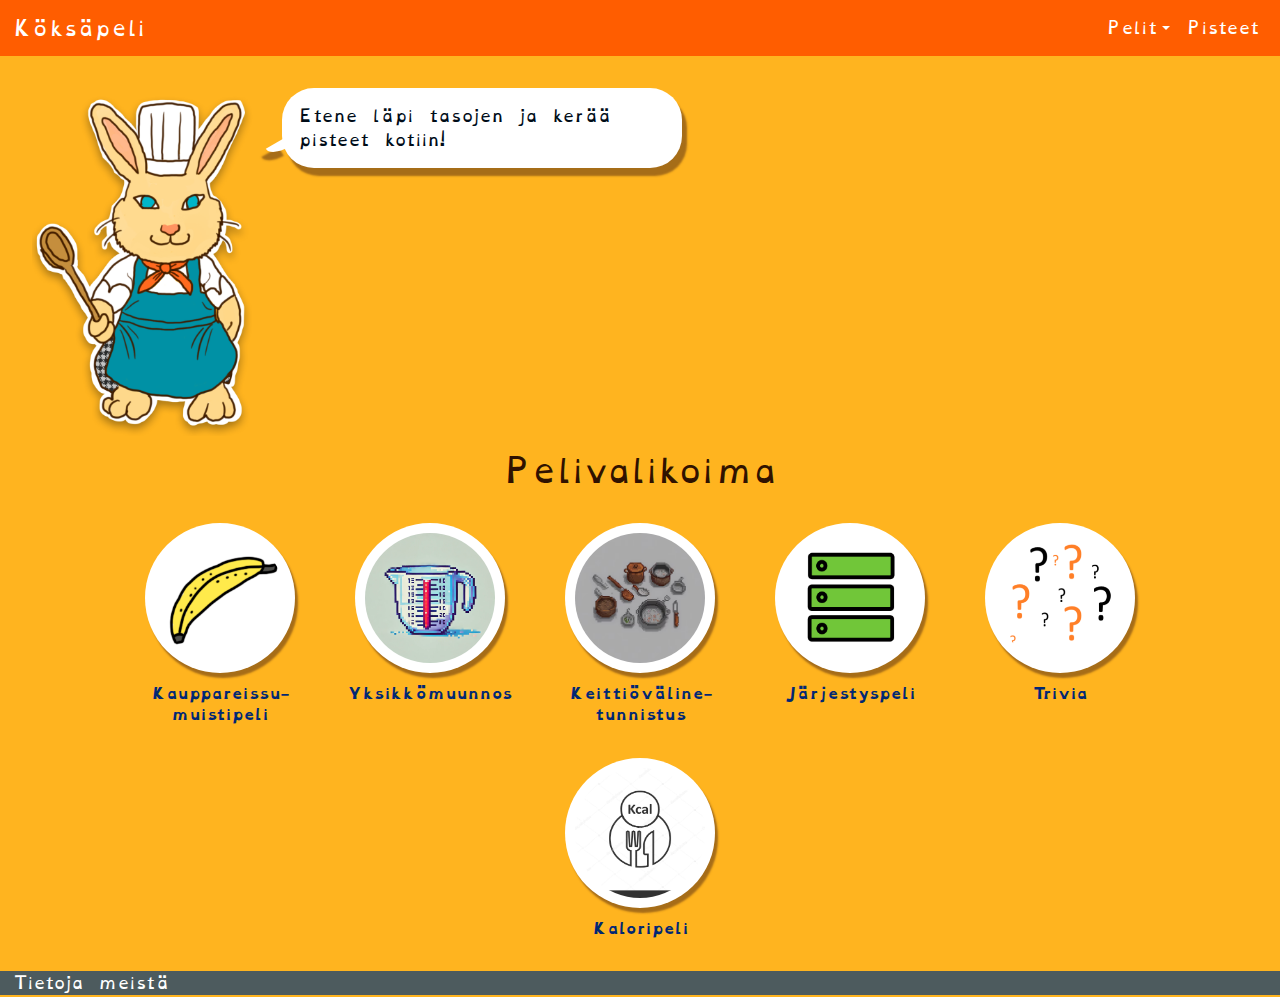
<file: index.html>
<!DOCTYPE html>
<html lang="fi" class="h-100">
<head>
    <meta charset="UTF-8">
    <meta name="viewport" content="width=device-width, initial-scale=1.0">
    <link href="https://cdn.jsdelivr.net/npm/bootstrap@5.3.3/dist/css/bootstrap.min.css" rel="stylesheet" integrity="sha384-QWTKZyjpPEjISv5WaRU9OFeRpok6YctnYmDr5pNlyT2bRjXh0JMhjY6hW+ALEwIH" crossorigin="anonymous">
    <link rel="stylesheet" href="./css/yhteinen.css">
    <title>Köksäpeli</title>
</head>
<body class="d-flex flex-column h-100">
    
    <nav class="navbar navbar-expand-md" aria-lable="Navigation">
        <div class="container-fluid">
            <a class="navbar-brand" href="./index.html">Köksäpeli</a>
            <button class="navbar-toggler" type="button" data-bs-toggle="collapse" data-bs-target="#navbarContent" aria-controls="navbarContent" aria-expanded="false" aria-label="Toggle navigation">
                <span class="navbar-toggler-icon"></span>
            </button>
            <div class="collapse navbar-collapse" id="navbarContent">
                <ul class="navbar-nav ms-auto">
                    
                    <li class="nav-item dropdown">
                        <a class="nav-link dropdown-toggle" href="#" role="button" data-bs-toggle="dropdown" aria-expanded="false">
                        Pelit</a>
                        <ul class="dropdown-menu">
                            <li><a class="dropdown-item" href="./muistipeli.html">Muistipeli</a></li>
                            <li><a class="dropdown-item" href="./yksikkomuunnos.html">Yksikkömuunnos</a></li>
                            <li><a class="dropdown-item" href="./keittiovaline.html">Keittiöväline</a></li>
                            <li><a class="dropdown-item" href="./jarjestyspeli/jarjestyspeli.html">Järjestyspeli</a></li>
                            <li><a class="dropdown-item" href="./trivia.html">Trivia</a></li>
                            <li><a class="dropdown-item" href="./kaloripeli.html">Kaloripeli</a></li>
                        </ul>
                    </li>
                    <li class="nav-item">
                        <a class="nav-link" href="./pisteet.html">Pisteet</a>
                        
                    </li>
                </ul>
            </div>
        </div>
    </nav>
    <main class="flex-shrink-0 p-3">
        <div class="d-flex flex-row p-3">
            <img src="./kuvat/kokkikani.png" alt="Kokki-Kani" class="kokkikani-logo">
            <div class="puhekupla-vasen h-50">
                Etene läpi tasojen ja kerää pisteet kotiin!
            </div>
        </div>
        
        <h2 class="text-center mb-3">Pelivalikoima</h2>
        <div class="d-flex flex-row flex-wrap justify-content-center">
            <a class="blocklink" href="./muistipeli.html"><div class="esittely"><img src="./kuvat/banaani.png" alt="banaani" class="ympyra"><p>Kauppareissu-muistipeli</p></div></a>
            <a class="blocklink" href="./yksikkomuunnos.html"><div class="esittely"><img src="./kuvat/mitta-astia.png" alt="mitta-astia" class="ympyra"><p>Yksikkömuunnos</p></div></a>
            <a class="blocklink" href="./keittiovaline.html"><div class="esittely"><img src="./kuvat/Keittiövalineet.jpg" alt="keittiövälineet" class="ympyra"><p>Keittiöväline-tunnistus</p></div></a>
            <a class="blocklink" href="./jarjestyspeli.html"><div class="esittely"><img src="./kuvat/lista1.png" alt="lista" class="ympyra"><p>Järjestyspeli</p></div></a>
            <a class="blocklink" href="./trivia.html"><div class="esittely"><img src="./kuvat/trivia.png" alt="kysymysmerkkejä" class="ympyra"><p>Trivia</p></div></a>
            <a class="blocklink" href="./kaloripeli.html"><div class="esittely"><img src="./kuvat/kaloripelikuva.jpg" alt="kcal haarukka ja veitsi" class="ympyra"><p>Kaloripeli</p></div></a>
        </div>
    </main>
    <footer class="footer mt-auto">
        <div class="container-fluid">
        <a href="./tietoja.html">
            Tietoja meistä
        </a>
    </div>
        </footer>
    </footer>

</body>
<script src="https://cdn.jsdelivr.net/npm/bootstrap@5.3.3/dist/js/bootstrap.bundle.min.js" integrity="sha384-YvpcrYf0tY3lHB60NNkmXc5s9fDVZLESaAA55NDzOxhy9GkcIdslK1eN7N6jIeHz" crossorigin="anonymous"></script>
</html>
</file>
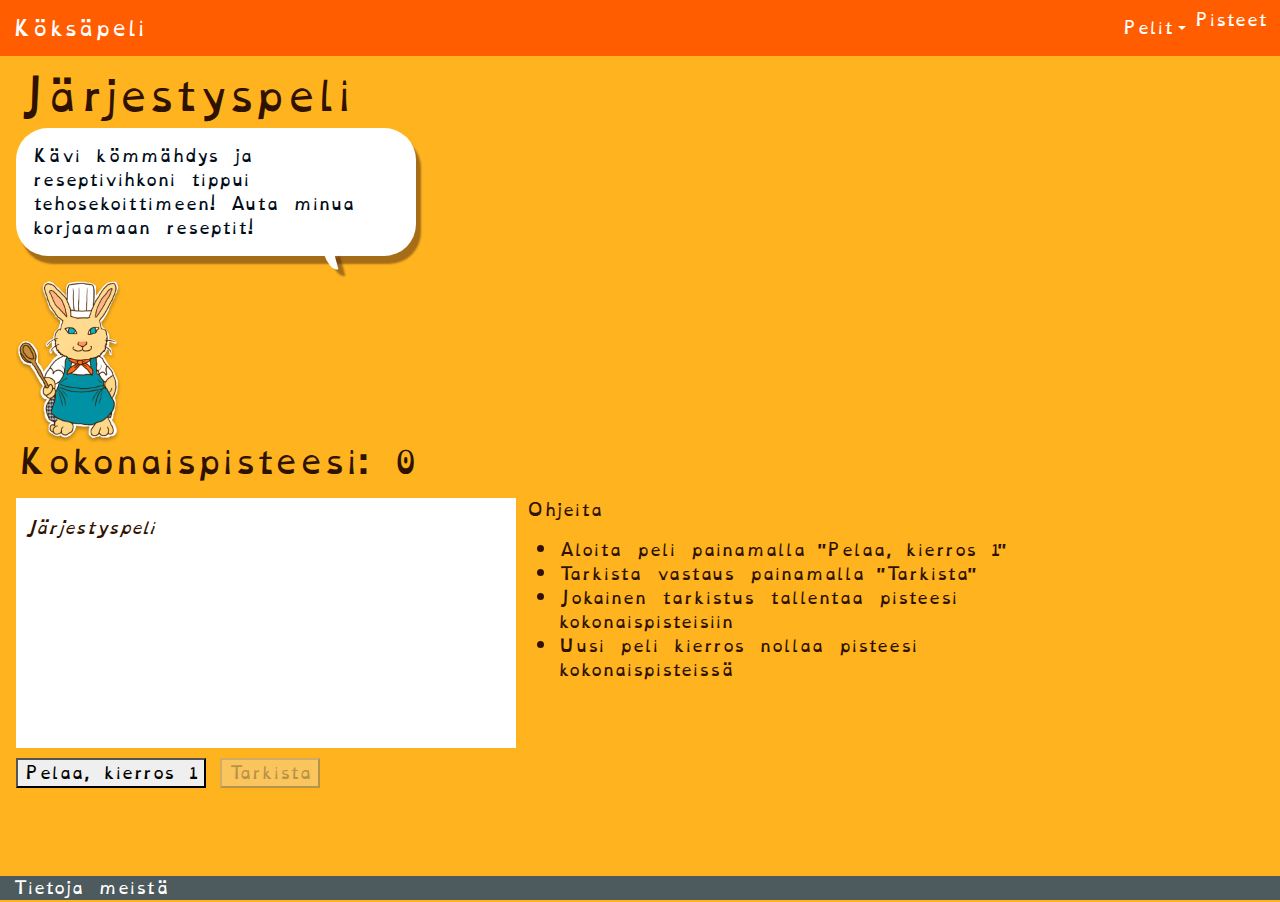
<file: jarjestyspeli.html>
<!DOCTYPE html>
<html lang="en" class="h-100" >
<head>
  <meta charset="UTF-8">
  <meta name="viewport" content="width=device-width, initial-scale=1.0">
  <link href="https://cdn.jsdelivr.net/npm/bootstrap@5.3.3/dist/css/bootstrap.min.css" rel="stylesheet" integrity="sha384-QWTKZyjpPEjISv5WaRU9OFeRpok6YctnYmDr5pNlyT2bRjXh0JMhjY6hW+ALEwIH" crossorigin="anonymous">
  <link rel="stylesheet" href="./css/yhteinen.css">
  <link rel="stylesheet" href="./css/jarjestyspeli.css">
  <title>Köksäpeli</title>
</head>

<body class="d-flex flex-column h-100">
    <nav class="navbar navbar-expand-md" aria-lable="Navigation">
        <div class="container-fluid">
            <a class="navbar-brand" href="./index.html">Köksäpeli</a>
            <button class="navbar-toggler" type="button" data-bs-toggle="collapse" data-bs-target="#navbarContent" aria-controls="navbarContent" aria-expanded="false" aria-label="Toggle navigation">
                <span class="navbar-toggler-icon"></span>
            </button>
            <div class="collapse navbar-collapse" id="navbarContent">
                <ul class="navbar-nav ms-auto">
                    <li class="nav-item dropdown">
                        <a class="nav-link dropdown-toggle" href="#" role="button" data-bs-toggle="dropdown" aria-expanded="false">
                        Pelit</a>
                        <ul class="dropdown-menu">
                            <li><a class="dropdown-item" href="./muistipeli.html">Muistipeli</a></li>
                            <li><a class="dropdown-item" href="./yksikkomuunnos.html">Yksikkömuunnos</a></li>
                            <li><a class="dropdown-item" href="./keittiovaline.html">Keittiöväline</a></li>
                            <li><a class="dropdown-item" href="./jarjestyspeli.html">Järjestyspeli</a></li>
                            <li><a class="dropdown-item" href="./trivia.html">Trivia</a></li>
                            <li><a class="dropdown-item" href="./kaloripeli.html">Kaloripeli</a></li>
                        </ul>
                    </li>
                    <li class="nav-item">
                        <a class="dropdown-item" href="./pisteet.html">Pisteet</a>
                    </li>
                </ul>
            </div>
        </div>
    </nav>
    <main class="flex-shrink-0 p-3">
        <H1>Järjestyspeli</H1>
        <div id="jarjestyspuhekupla" class="puhekupla">Kävi kömmähdys ja reseptivihkoni tippui tehosekoittimeen! Auta minua korjaamaan reseptit!</div>
        <img id="jarjestysKani" class="jarjestysKani" src="./kuvat/kokkikani.png">
        <h2 id="kokonaispisteet" class="kokonaispisteet">Kokonaispisteesi: 0</h2>
        <p id="mika_peli" class="mika_peli"></p>

        <div id="pelin_hallinta" class="pelin_hallinta">
            <div id="peliruutu" class="peliruutu">
                <h3 id="mika_peli" class="mika_peli"></h3>
                <p>Järjestyspeli</p>
            </div>
            <div id="ohjeruutu" class="ohjeruutu">
                <p>Ohjeita</p>
                    <ul>
                        <li>Aloita peli painamalla "Pelaa, kierros 1"</li>
                        <li>Tarkista vastaus painamalla "Tarkista"</li>
                        <li>Jokainen tarkistus tallentaa pisteesi kokonaispisteisiin</li>
                        <li>Uusi peli kierros nollaa pisteesi kokonaispisteissä</li>
                    </ul>
            </div>
        </div>


        <div id="painikkeet" class="painikkeet">
            <button id="peli_hallitse" onclick=uusipeli()>Pelaa, kierros 1</button>
            <button id="peli_tarkista" onclick= tarkista() disabled=true >Tarkista</button>
        </div>

    </main>
    <footer class="footer mt-auto">
        <div class="container-fluid">
            <a href="./tietoja.html">
            Tietoja meistä
            </a>
        </div>
    </footer>
</body>  
<script src="https://cdn.jsdelivr.net/npm/bootstrap@5.3.3/dist/js/bootstrap.bundle.min.js" integrity="sha384-YvpcrYf0tY3lHB60NNkmXc5s9fDVZLESaAA55NDzOxhy9GkcIdslK1eN7N6jIeHz" crossorigin="anonymous"></script>
<script src="./js/shared.js"></script>
<script src="js/pelipainike.js"></script>
<script src="js/tarkistaPainike.js"></script>
</html>
</file>
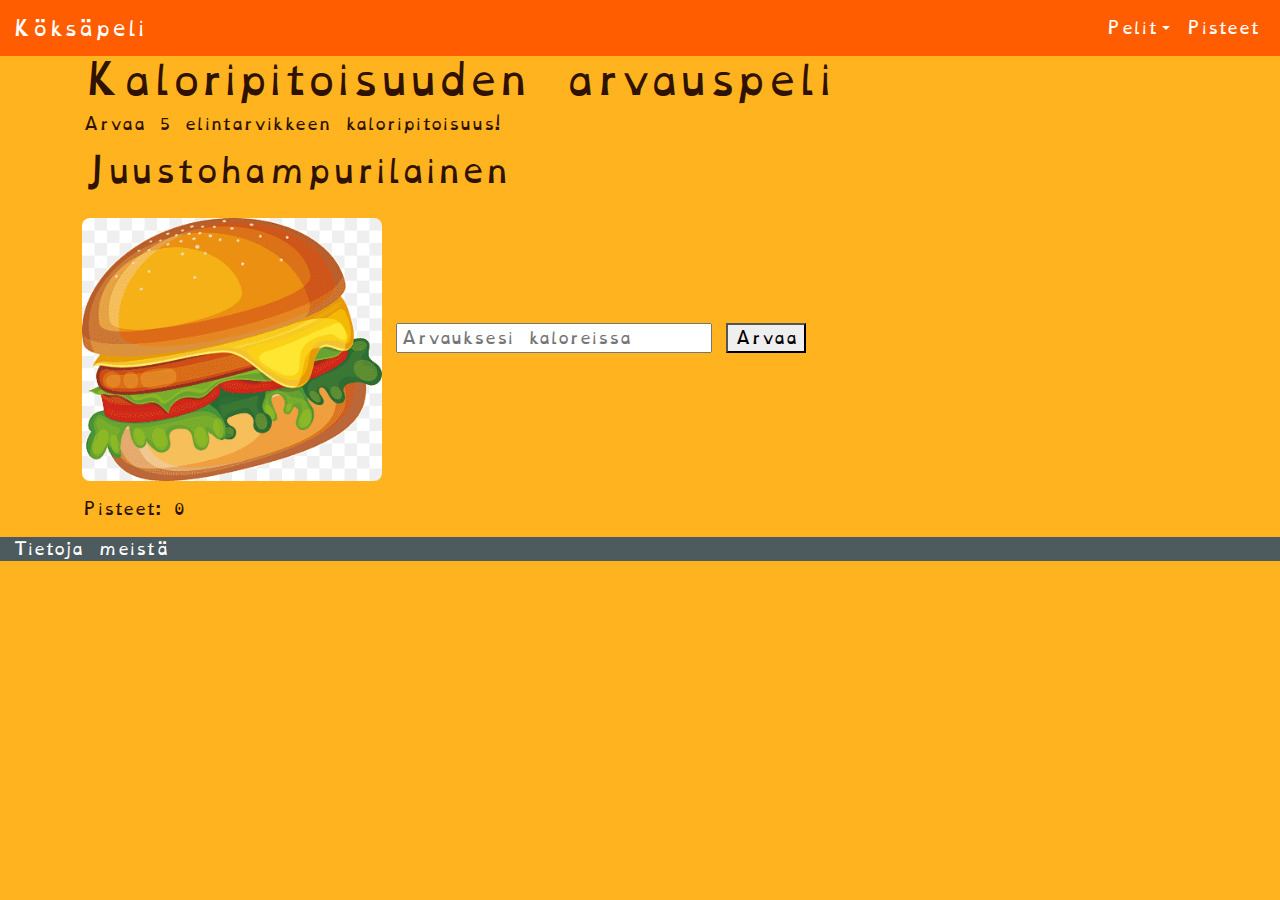
<file: kaloripeli.html>
<!DOCTYPE html>
<html lang="en">
<head>
    <meta charset="UTF-8">
    <meta name="viewport" content="width=device-width, initial-scale=1.0">
    <title>Kaloripeli</title>
    <link href="https://cdn.jsdelivr.net/npm/bootstrap@5.3.3/dist/css/bootstrap.min.css" rel="stylesheet" integrity="sha384-QWTKZyjpPEjISv5WaRU9OFeRpok6YctnYmDr5pNlyT2bRjXh0JMhjY6hW+ALEwIH" crossorigin="anonymous">
    <link rel="stylesheet" href="./css/yhteinen.css">
    <link rel="stylesheet" href="./css/kaloripeli.css">
</head>
    <body class="d-flex flex-column h-100">
       <nav class="navbar navbar-expand-md" aria-lable="Navigation">
            <div class="container-fluid">
                <a class="navbar-brand" href="./index.html">Köksäpeli</a>
               <button class="navbar-toggler" type="button" data-bs-toggle="collapse" data-bs-target="#navbarContent" aria-controls="navbarContent" aria-expanded="false" aria-label="Toggle navigation">
                     <span class="navbar-toggler-icon"></span>
                 </button>
                <div class="collapse navbar-collapse" id="navbarContent">
                    <ul class="navbar-nav ms-auto">
                    
                        <li class="nav-item dropdown">
                            <a class="nav-link dropdown-toggle" href="#" role="button" data-bs-toggle="dropdown" aria-expanded="false">
                            Pelit</a>
                            <ul class="dropdown-menu">
                                <li><a class="dropdown-item" href="./muistipeli.html">Muistipeli</a></li>
                                <li><a class="dropdown-item" href="./yksikkomuunnos.html">Yksikkömuunnos</a></li>
                                <li><a class="dropdown-item" href="./keittiovaline.html">Keittiöväline</a></li>
                                <li><a class="dropdown-item" href="./jarjestyspeli.html">Järjestyspeli</a></li>
                                <li><a class="dropdown-item" href="./trivia.html">Trivia</a></li>
                                <li><a class="dropdown-item" href="./kaloripeli.html">Kaloripeli</a></li>
                            </ul>
                        </li>
                        <li class="nav-item">
                            <a class="nav-link" href="./pisteet.html">Pisteet</a>
                        
                        </li>
                    </ul>
                </div>
            </div>
        </nav>

    <div class="container">
        <h1>Kaloripitoisuuden arvauspeli</h1>
        <p id="question">Arvaa 5 elintarvikkeen kaloripitoisuus!</p>
        <h2 id="food-item"></h2>
        <img id="food-image" src="" alt="Elintarvikkeen kuva" style="max-width: 300px; margin-top: 20px;" />
        <input type="number" id="guess" placeholder="Arvauksesi kaloreissa" />
        <button id="submit-guess">Arvaa</button>
        <p id="result"></p>
        <button id="play-again" style="display: none;"> Seuraava</button>
    </div>



    <footer class="footer mt-auto">
        <div class="container-fluid">
        <a href="./tietoja.html">
            Tietoja meistä
        </a>
    </div>
        </footer>
    </footer>
    <script src="https://cdn.jsdelivr.net/npm/bootstrap@5.3.3/dist/js/bootstrap.bundle.min.js" integrity="sha384-YvpcrYf0tY3lHB60NNkmXc5s9fDVZLESaAA55NDzOxhy9GkcIdslK1eN7N6jIeHz" crossorigin="anonymous"></script>
    <script src="./js/kaloripeli.js"></script>
    <script src="./js/shared.js"></script>
    <script src="./js/confetti.js"></script>

</body>
</html>
</file>
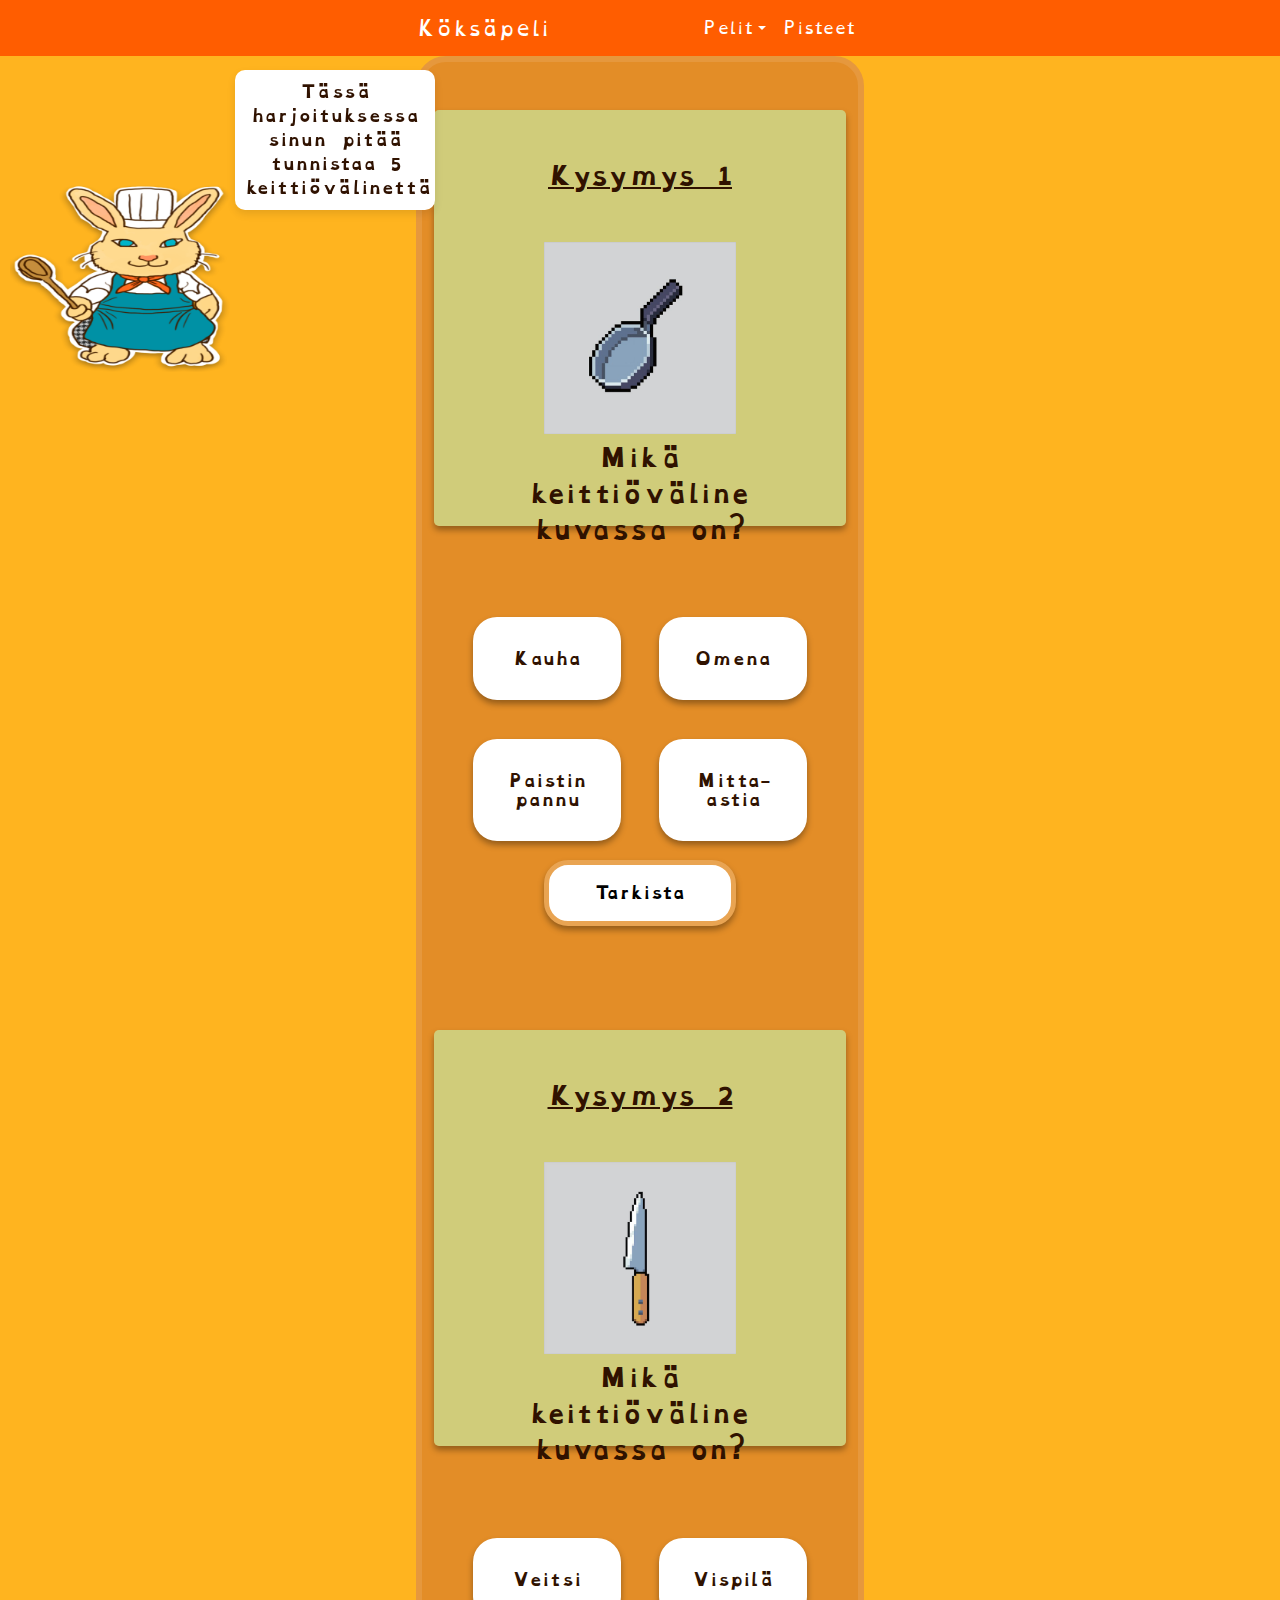
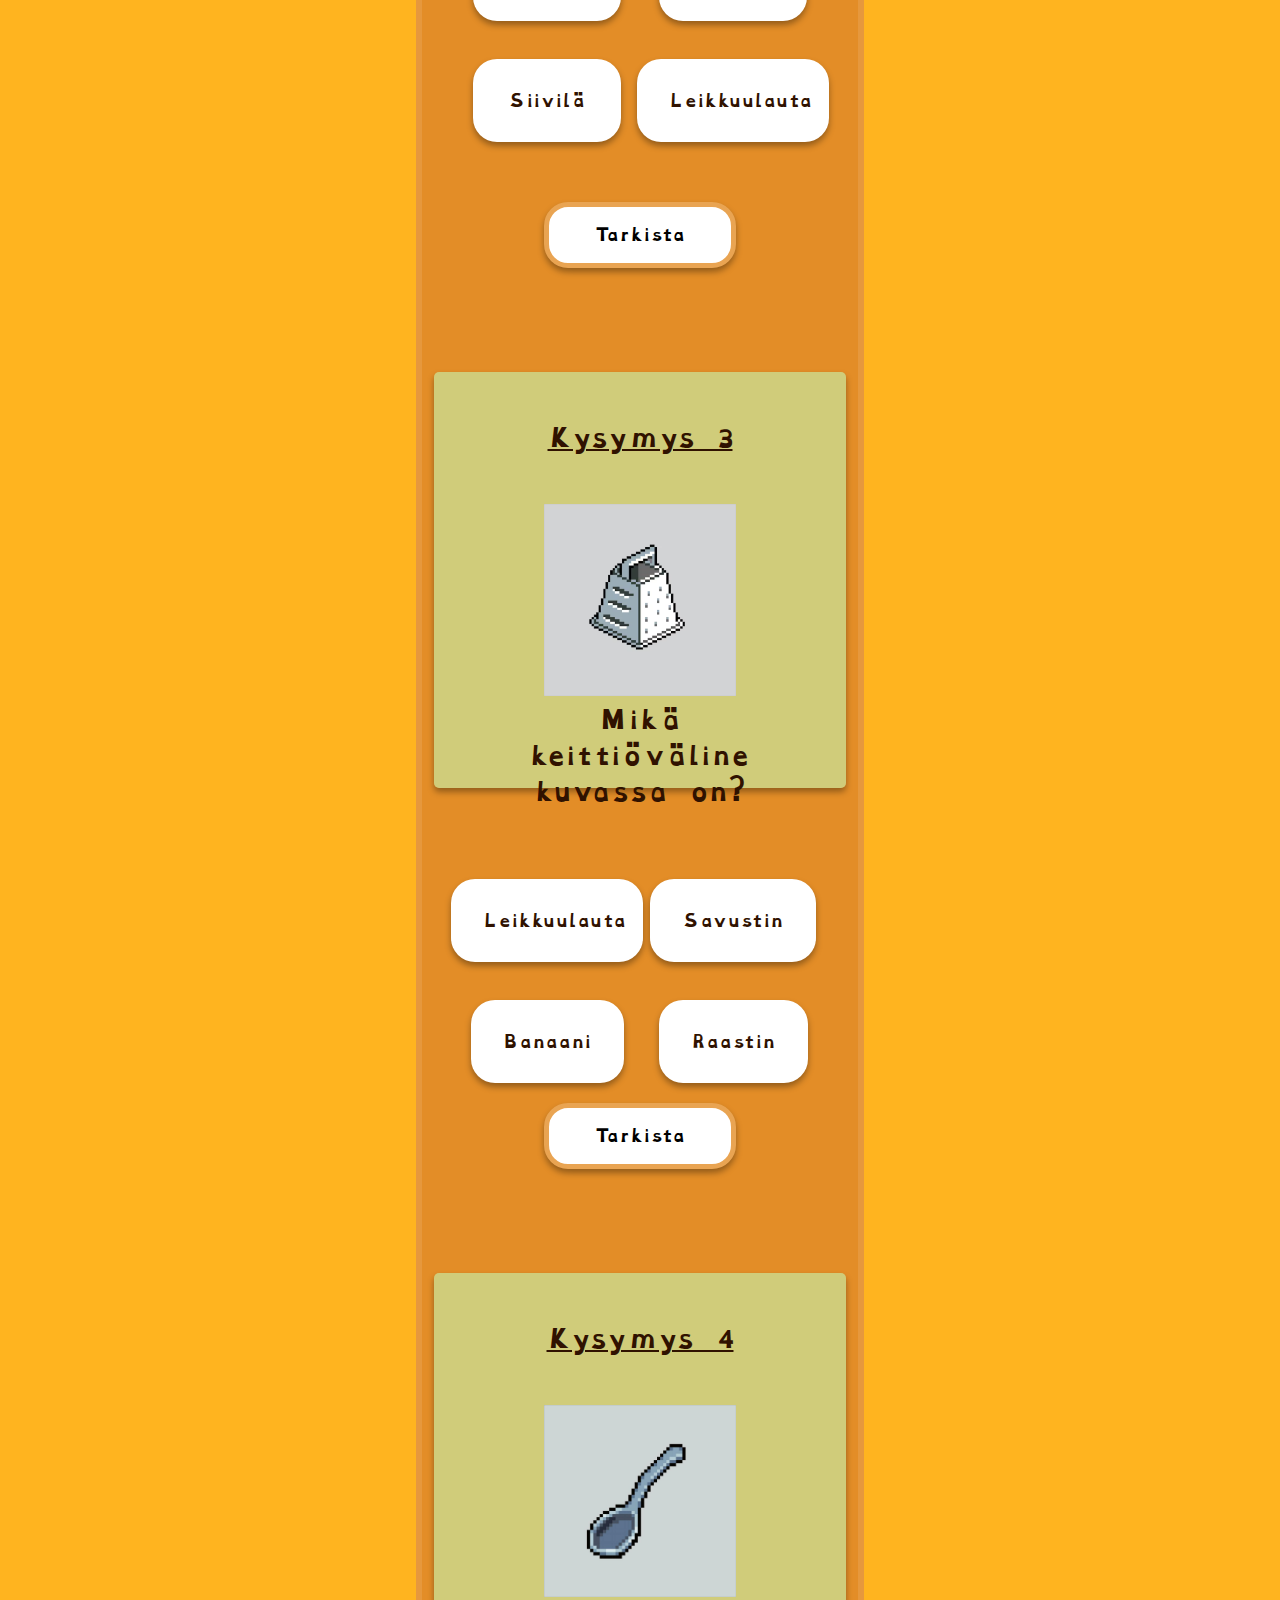
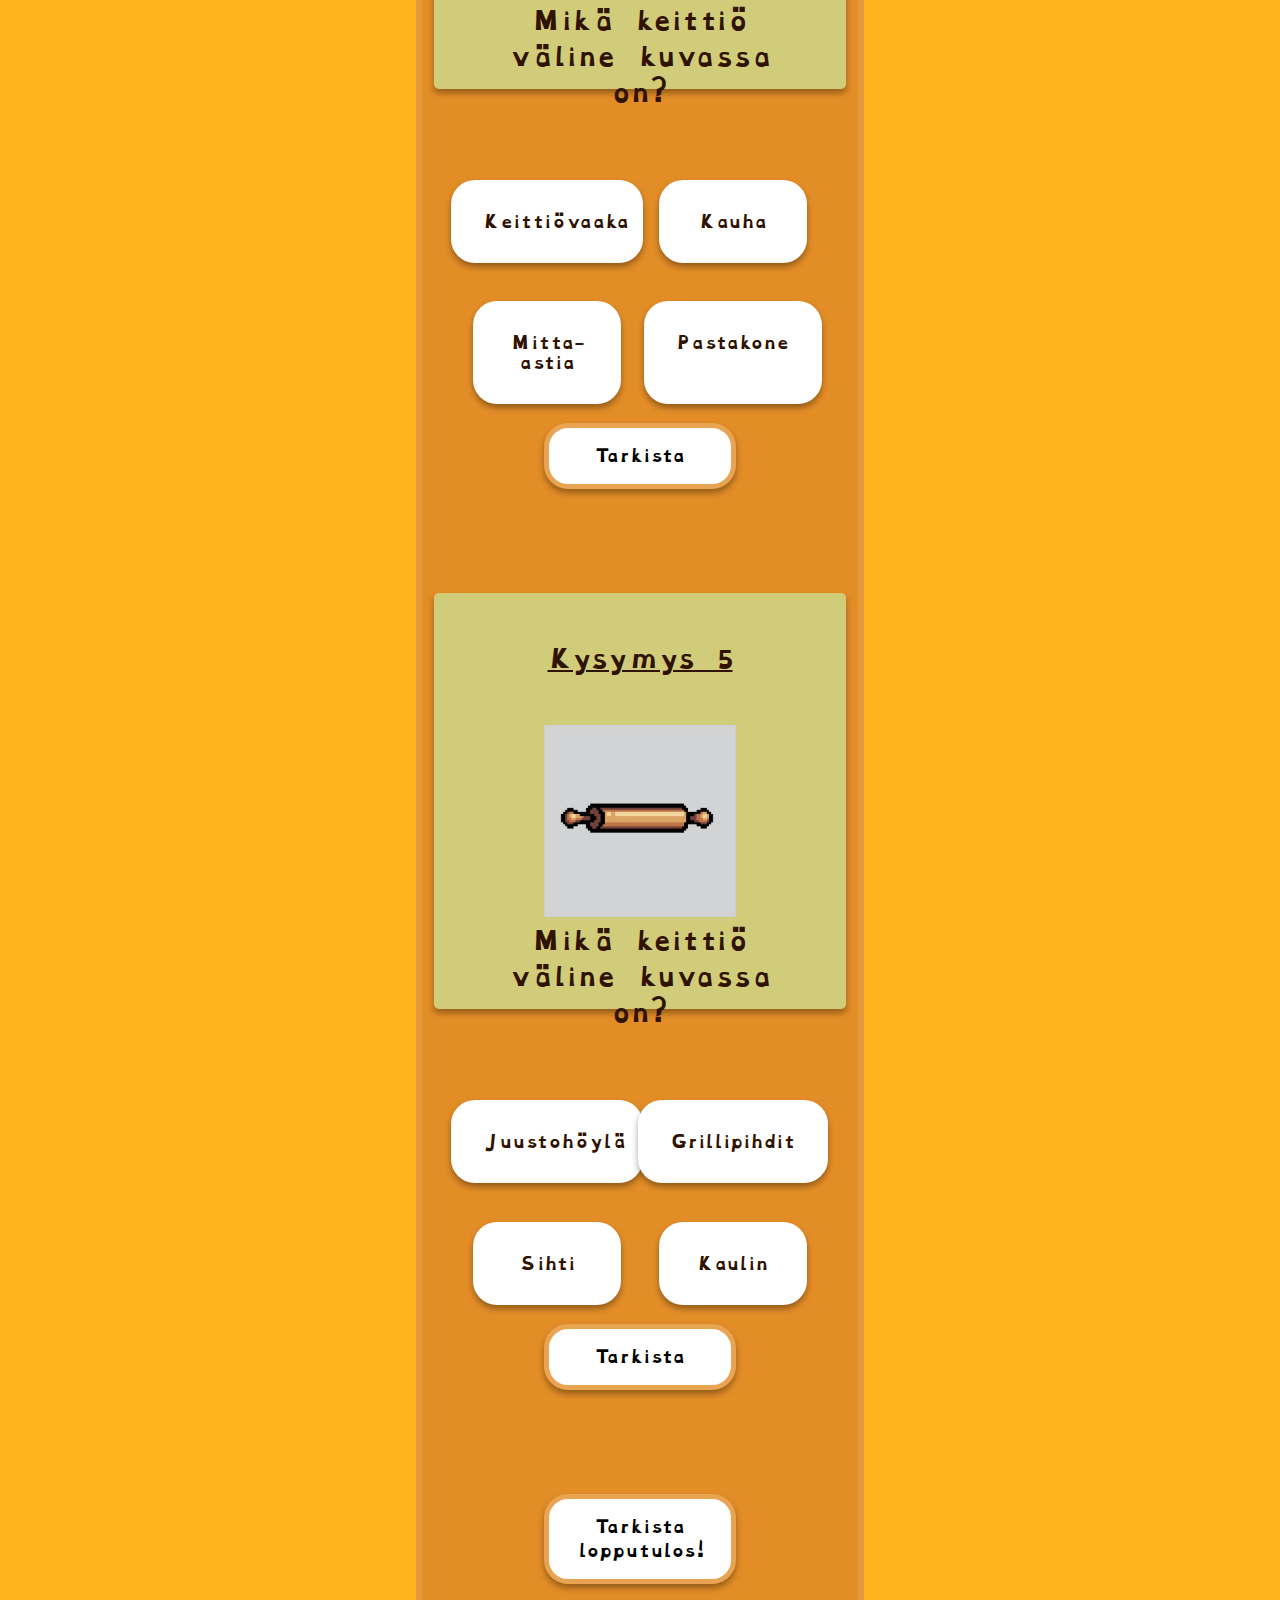
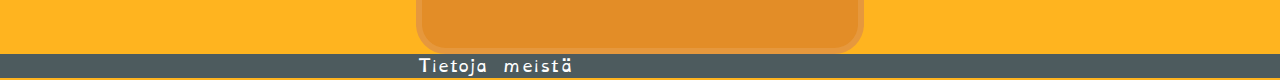
<file: keittiovaline.html>
<!DOCTYPE html>
<html lang="en">
<head>
    <meta charset="UTF-8">
    <meta name="viewport" content="width=device-width, initial-scale=1.0">
    <title>Keittiövälineen tunnistus</title>
    <link href="https://cdn.jsdelivr.net/npm/bootstrap@5.3.3/dist/css/bootstrap.min.css" rel="stylesheet" integrity="sha384-QWTKZyjpPEjISv5WaRU9OFeRpok6YctnYmDr5pNlyT2bRjXh0JMhjY6hW+ALEwIH" crossorigin="anonymous">
    <link rel="stylesheet" href="./css/keittiovaline.css">
    <link rel="stylesheet" href="./css/yhteinen.css">

</head>
   <!-- NAVIGAATIO -->

<body class="d-flex flex-column h-100">
    <nav class="navbar navbar-expand-md" aria-lable="Navigation">
        <div class="container-fluid">
            <a class="navbar-brand" href="./index.html">Köksäpeli</a>
            <button class="navbar-toggler" type="button" data-bs-toggle="collapse" data-bs-target="#navbarContent" aria-controls="navbarContent" aria-expanded="false" aria-label="Toggle navigation">
                <span class="navbar-toggler-icon"></span>
            </button>
            <div class="collapse navbar-collapse" id="navbarContent">
                <ul class="navbar-nav ms-auto">
                    
                    <li class="nav-item dropdown">
                        <a class="nav-link dropdown-toggle" href="#" role="button" data-bs-toggle="dropdown" aria-expanded="false">
                        Pelit</a>
                        <ul class="dropdown-menu">
                            <li><a class="dropdown-item" href="./muistipeli.html">Muistipeli</a></li>
                            <li><a class="dropdown-item" href="./yksikkomuunnos.html">Yksikkömuunnos</a></li>
                            <li><a class="dropdown-item" href="./keittiovaline.html">Keittiöväline</a></li>
                            <li><a class="dropdown-item" href="./jarjestyspeli.html">Järjestyspeli</a></li>
                            <li><a class="dropdown-item" href="./trivia.html">Trivia</a></li>
                            <li><a class="dropdown-item" href="./kaloripeli.html">Kaloripeli</a></li>
                        </ul>
                    </li>
                    <li class="nav-item">
                        <a class="nav-link" href="./pisteet.html">Pisteet</a>
                        
                    </li>
                </ul>
            </div>
        </div>
    </nav>

     <!-- TUNNISTUSPELI -->
    <!-- container -->

    <div id="peli-laatikko">
        <div class="kokkikani-laatikko">
            <img src="./kuvat/kokkikani.png" alt="Kokki-Kani">
            <div class="tekstikupla" id="tekstikupla">Tässä harjoituksessa sinun pitää tunnistaa 5 keittiövälinettä</div>
        </div>

    <div id="keittiovaline" class="d-flex flex-row flex-wrap">

        </div>

        <div class="visa-grid container">
            <div class="visa-content">
                <div class="visa-question">
                    <div class="question-title">
                        <u>Kysymys 1</u>
                    </div>
                    <div class="question-img-container">
                        <img src="./kuvat/Paistin pannu.jpg" alt="1. väline" />
                    </div>
                    <div>
                        <strong>Mikä keittiöväline kuvassa on?</strong>
                    </div>
                </div>
            </div>

            <div class="visa-answer-options">
                <div id="answer-buttons" class="button-grid">
                    <div class="row">
                        <div class="radio-selection col-6">
                            <input type="radio" id="select1.1" name="first-select" value="answer-1" />
                            <label class="first-labels" for="select1.1">Kauha</label>
                        </div>

                        <div class="radio-selection col-6">
                            <input type="radio" id="select1.2" name="first-select" value="answer-2" />
                            <label class="first-labels" for="select1.2">Omena</label>
                        </div>
                    </div>
                    <div class="row">
                        <div class="radio-selection col-6">
                            <input type="radio" id="select1.3" name="first-select" value="answer-3" />
                            <label id="correct-first-label" for="select1.3">Paistin pannu</label>
                        </div>

                        <div class="radio-selection col-6">
                            <input type="radio" id="select1.4" name="first-select" value="answer-4" />
                            <label class="first-labels" for="select1.4">Mitta-astia</label>
                        </div>
                    </div>
                </div>

                <div class="answer-result">
                    <div class="check-div">
                        <button id="check-btn1" class="check-btn" onclick="question1()">Tarkista</button>
                        <div class="id-answer" id="answer-result1"></div>
                    </div>
                </div>
            </div>

            <div class="visa-content">
                <div class="visa-question">
                    <div class="question-title">
                        <u>Kysymys 2</u>
                    </div>
                    <div class="question-img-container">
                        <img src="./kuvat/Veitsi.png" alt="2. väline" />
                    </div>
                    <div>
                        <strong>Mikä keittiöväline kuvassa on?</strong>
                    </div>
                </div>
            </div>

            <div class="visa-answer-options">
                <div id="answer-buttons" class="button-grid">
                    <div class="row">
                        <div class="radio-selection col-6">
                            <input type="radio" id="select2.1" name="second-select" value="answer-1" />
                            <label id="correct-second-label" for="select2.1">Veitsi</label>
                        </div>

                        <div class="radio-selection col-6">
                            <input type="radio" id="select2.2" name="second-select" value="answer-2" />
                            <label class="second-labels" for="select2.2">Vispilä</label>
                        </div>
                    </div>
                    <div class="row">
                        <div class="radio-selection col-6">
                            <input type="radio" id="select2.3" name="second-select" value="answer-3" />
                            <label class="second-labels" for="select2.3">Siivilä</label>
                        </div>
                        <div class="radio-selection col-6">
                            <input type="radio" id="select2.4" name="second-select" value="answer-4" />
                            <label class="second-labels" for="select2.4">Leikkuulauta</label>
                        </div>
                    </div>
                </div>
            </div>

            <div class="answer-result">
                <div class="check-div">
                    <button id="check-btn2" class="check-btn" onclick="question2()">Tarkista</button>
                    <div class="id-answer" id="answer-result2"></div>
                </div>
            </div>

            <div class="visa-content">
                <div class="visa-question">
                    <div class="question-title">
                        <u>Kysymys 3</u>
                    </div>
                    <div class="question-img-container">
                        <img src="./kuvat/Raastin.jpg" alt="3. väline" />
                    </div>
                    <div>
                        <strong>Mikä keittiöväline kuvassa on?</strong>
                    </div>
                </div>
            </div>

            <div class="visa-answer-options">
                <div id="answer-buttons" class="button-grid">
                    <div class="row">
                        <div class="radio-selection col-6">
                            <input type="radio" id="select3.1" name="third-select" value="answer-1" />
                            <label class="third-labels" for="select3.1">Leikkuulauta</label>
                        </div>

                        <div class="radio-selection col-6">
                            <input type="radio" id="select3.2" name="third-select" value="answer-2" />
                            <label class="third-labels" for="select3.2">Savustin</label>
                        </div>
                    </div>
                    <div class="row">
                        <div class="radio-selection col-6">
                            <input type="radio" id="select3.3" name="third-select" value="answer-3" />
                            <label class="third-labels" for="select3.3">Banaani</label>
                        </div>

                        <div class="radio-selection col-6">
                            <input type="radio" id="select3.4" name="third-select" value="answer-4" />
                            <label id="correct-third-label" for="select3.4">Raastin</label>
                        </div>
                    </div>
                </div>
                <div class="answer-result">
                    <div class="check-div">
                        <button id="check-btn3" class="check-btn" onclick="question3()">Tarkista</button>
                        <div class="id-answer" id="answer-result3"></div>
                    </div>
                </div>
            </div>

            <div class="visa-content">
                <div class="visa-question">
                    <div class="question-title">
                        <u>Kysymys 4</u>
                    </div>
                    <div class="question-img-container">
                        <img src="./kuvat/Kauha.jpg" alt="4. väline" />
                    </div>
                    <div>
                        <strong>Mikä keittiö väline kuvassa on?</strong>
                    </div>
                </div>
            </div>

            <div class="visa-answer-options">
                <div id="answer-buttons" class="button-grid">
                    <div class="row">
                        <div class="radio-selection col-6">
                            <input type="radio" id="select4.1" name="fourth-select" value="answer-1" />
                            <label class="fourth-labels" for="select4.1">Keittiövaaka</label>
                        </div>

                        <div class="radio-selection col-6">
                            <input type="radio" id="select4.2" name="fourth-select" value="answer-2" />
                            <label id="correct-fourth-label" for="select4.2">Kauha</label>
                        </div>
                    </div>
                    <div class="row">
                        <div class="radio-selection col-6">
                            <input type="radio" id="select4.3" name="fourth-select" value="answer-3" />
                            <label class="fourth-labels" for="select4.3">Mitta-astia</label>
                        </div>

                        <div class="radio-selection col-6">
                            <input type="radio" id="select4.4" name="fourth-select" value="answer-4" />
                            <label class="fourth-labels" for="select4.4">Pastakone</label>
                        </div>
                    </div>
                </div>
                <div class="answer-result">
                    <div class="check-div">
                        <button id="check-btn4" class="check-btn" onclick="question4()">Tarkista</button>
                        <div class="id-answer" id="answer-result4"></div>
                    </div>
                </div>
            </div>

            <div class="visa-content">
                <div class="visa-question">
                    <div class="question-title">
                        <u>Kysymys 5</u>
                    </div>

                    <div class="question-img-container">
                        <img src="./kuvat/Kaulin.png" alt="5. väline" />
                    </div>
                    <div class="question">
                        <strong>Mikä keittiö väline kuvassa on?</strong>
                    </div>
                </div>
            </div>

            <div class="visa-answer-options">
                <div id="answer-buttons" class="button-grid">
                    <div class="row">
                        <div class="radio-selection col-6">
                            <input type="radio" id="select5.1" name="fifth-select" value="answer-1" />
                            <label class="fifth-labels" for="select5.1">Juustohöylä</label>
                        </div>

                        <div class="radio-selection col-6">
                            <input type="radio" id="select5.2" name="fifth-select" value="answer-2" />
                            <label class="fifth-labels" for="select5.2">Grillipihdit</label>
                        </div>
                    </div>
                    <div class="row">
                        <div class="radio-selection col-6">
                            <input type="radio" id="select5.3" name="fifth-select" value="answer-3" />
                            <label class="fifth-labels" for="select5.3">Sihti</label>
                        </div>

                        <div class="radio-selection col-6">
                            <input type="radio" id="select5.4" name="fifth-select" value="anwer-4" />
                            <label id="correct-fifth-label" for="select5.4">Kaulin</label>
                        </div>
                    </div>
                </div>
                <div class="answer-result">
                    <div class="check-div">
                        <button id="check-btn5" class="check-btn" onclick="question5()">Tarkista</button>
                        <div class="id-answer" id="answer-result5"></div>
                    </div>
                </div>
            </div>

            <div class="final-result">
                <div class="check-result">
                    <button id="final-check-btn" class="check-btn" onclick="checkResult()">
              Tarkista lopputulos!
            </button>
                </div>

                <div class="print-result">
                    <div class="id-answer" id="printFinalResult"></div>
                </div>
            </div>
        </div>
    </section>

          

    </div>



    





  
    











   <!-- FOOTER -->
 
    <footer class="footer mt-auto">
        <div class="container-fluid">
        <a href="./tietoja.html">
            Tietoja meistä
        </a>
    </div>
        </footer>
    </footer>
    <script src="https://cdn.jsdelivr.net/npm/bootstrap@5.3.3/dist/js/bootstrap.bundle.min.js" integrity="sha384-YvpcrYf0tY3lHB60NNkmXc5s9fDVZLESaAA55NDzOxhy9GkcIdslK1eN7N6jIeHz" crossorigin="anonymous"></script>
    <script src="./js/shared.js"></script>
    <script src="./js/keittiovaline.js"></script>
    <script src="./js/confetti.js"></script>

</body>
</html>
</file>
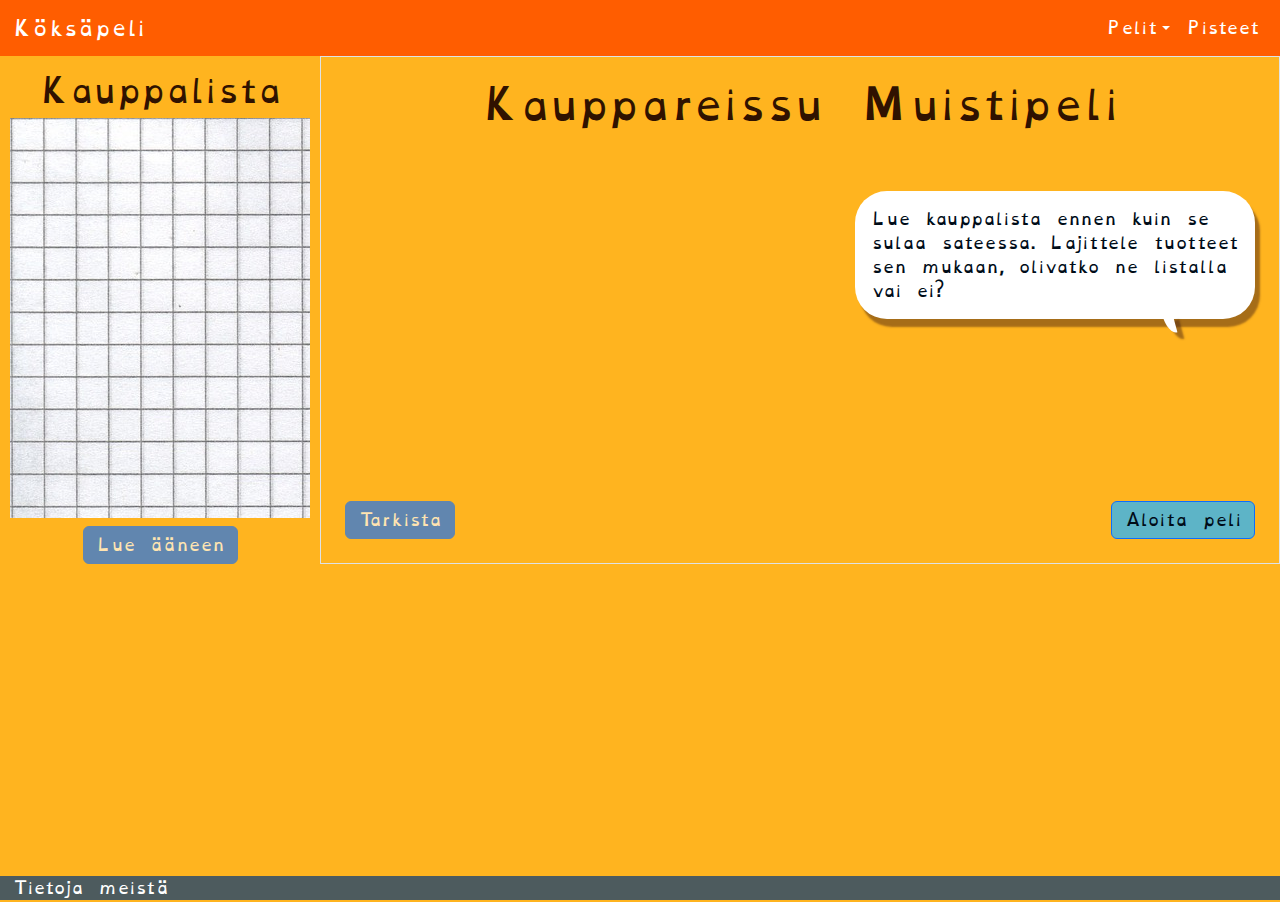
<file: muistipeli.html>
<!DOCTYPE html>
<html lang="fi" class="h-100">
<head>
    <meta charset="UTF-8">
    <meta name="viewport" content="width=device-width, initial-scale=1.0">
    <title>Muistipeli</title>
    <link href="https://cdn.jsdelivr.net/npm/bootstrap@5.3.3/dist/css/bootstrap.min.css" rel="stylesheet" integrity="sha384-QWTKZyjpPEjISv5WaRU9OFeRpok6YctnYmDr5pNlyT2bRjXh0JMhjY6hW+ALEwIH" crossorigin="anonymous">
    <link rel="stylesheet" href="./css/yhteinen.css">
    <link rel="stylesheet" href="./css/muistipeli.css">
</head>
<body class="d-flex flex-column h-100">
    <nav class="navbar navbar-expand-md" aria-lable="Navigation">
        <div class="container-fluid">
            <a class="navbar-brand" href="./index.html">Köksäpeli</a>
            <button class="navbar-toggler" type="button" data-bs-toggle="collapse" data-bs-target="#navbarContent" aria-controls="navbarContent" aria-expanded="false" aria-label="Toggle navigation">
                <span class="navbar-toggler-icon"></span>
            </button>
            <div class="collapse navbar-collapse" id="navbarContent">
                <ul class="navbar-nav ms-auto">
                    
                    <li class="nav-item dropdown">
                        <a class="nav-link dropdown-toggle" href="#" role="button" data-bs-toggle="dropdown" aria-expanded="false">
                        Pelit</a>
                        <ul class="dropdown-menu">
                            <li><a class="dropdown-item" href="./muistipeli.html">Muistipeli</a></li>
                            <li><a class="dropdown-item" href="./yksikkomuunnos.html">Yksikkömuunnos</a></li>
                            <li><a class="dropdown-item" href="./keittiovaline.html">Keittiöväline</a></li>
                            <li><a class="dropdown-item" href="./jarjestyspeli.html">Järjestyspeli</a></li>
                            <li><a class="dropdown-item" href="./trivia.html">Trivia</a></li>
                            <li><a class="dropdown-item" href="./kaloripeli.html">Kaloripeli</a></li>
                        </ul>
                    </li>
                    <li class="nav-item">
                        <a class="nav-link" href="./pisteet.html">Pisteet</a>
                        
                    </li>
                </ul>
            </div>
        </div>
    </nav>
    <main class="container-fluid flex-shrink-0">
        <div class="d-flex flex-row flex-wrap row">

            <div class="d-flex flex-column col-xl-3 col-lg-4 col-md-5 col-12 align-items-center">
                <h2 class="text-center mt-3">Kauppalista</h2>
                <canvas id="ilona_canvas" width="300" height="400" class="ruutupaperi-bg"></canvas>
                <div class="d-flex flex-row justify-content-between mt-2">
                <button id="lueAaneen" class="btn btn-primary disabled">Lue ääneen</button>
                <button id="lisaaAikaa" class="btn btn-primary d-none">Lisää aikaa</button>
                </div>
            </div>
        
            <div class="d-flex flex-column border col-xl-9 col-lg-8 col-md-7 col-12 p-md-4 p-1 justify-content-between">
                <h1 class="text-center">Kauppareissu Muistipeli</h1>
            
            <div class="puhekupla align-self-end" id="infokupla">
                Lue kauppalista ennen kuin se sulaa sateessa. Lajittele tuotteet sen mukaan, olivatko ne listalla vai ei?
            </div>
            <div id="statusDisplay">
                <!-- Sisältö generoidaan dynaamisesti javascriptin kautta. -->
            </div>
            <div id="muistipeli" class="d-flex flex-row flex-wrap justify-content-center align-self-center">
                <!-- Sisältö generoidaan dynaamisesti javascriptin kautta. -->
            </div>
            <div class="d-flex flex-row justify-content-between">
                <button id="tarkista" class="btn btn-primary disabled">Tarkista</button>
                <button id="aloitaAlusta" class="btn btn-primary">Aloita peli</button>
            </div>
            
            </div>
        </div>
    </main>
    
    <footer class="footer mt-auto">
        <div class="container-fluid">
        <a href="./tietoja.html">
            Tietoja meistä
        </a>
    </div>
        </footer>
    </footer>
    <script src="https://cdn.jsdelivr.net/npm/bootstrap@5.3.3/dist/js/bootstrap.bundle.min.js" integrity="sha384-YvpcrYf0tY3lHB60NNkmXc5s9fDVZLESaAA55NDzOxhy9GkcIdslK1eN7N6jIeHz" crossorigin="anonymous"></script>
    <script src="./js/shared.js"></script>
    <script src="./js/confetti.js"></script>
    <script src="./js/muistipeli.js"></script>
</body>
</html>
</file>
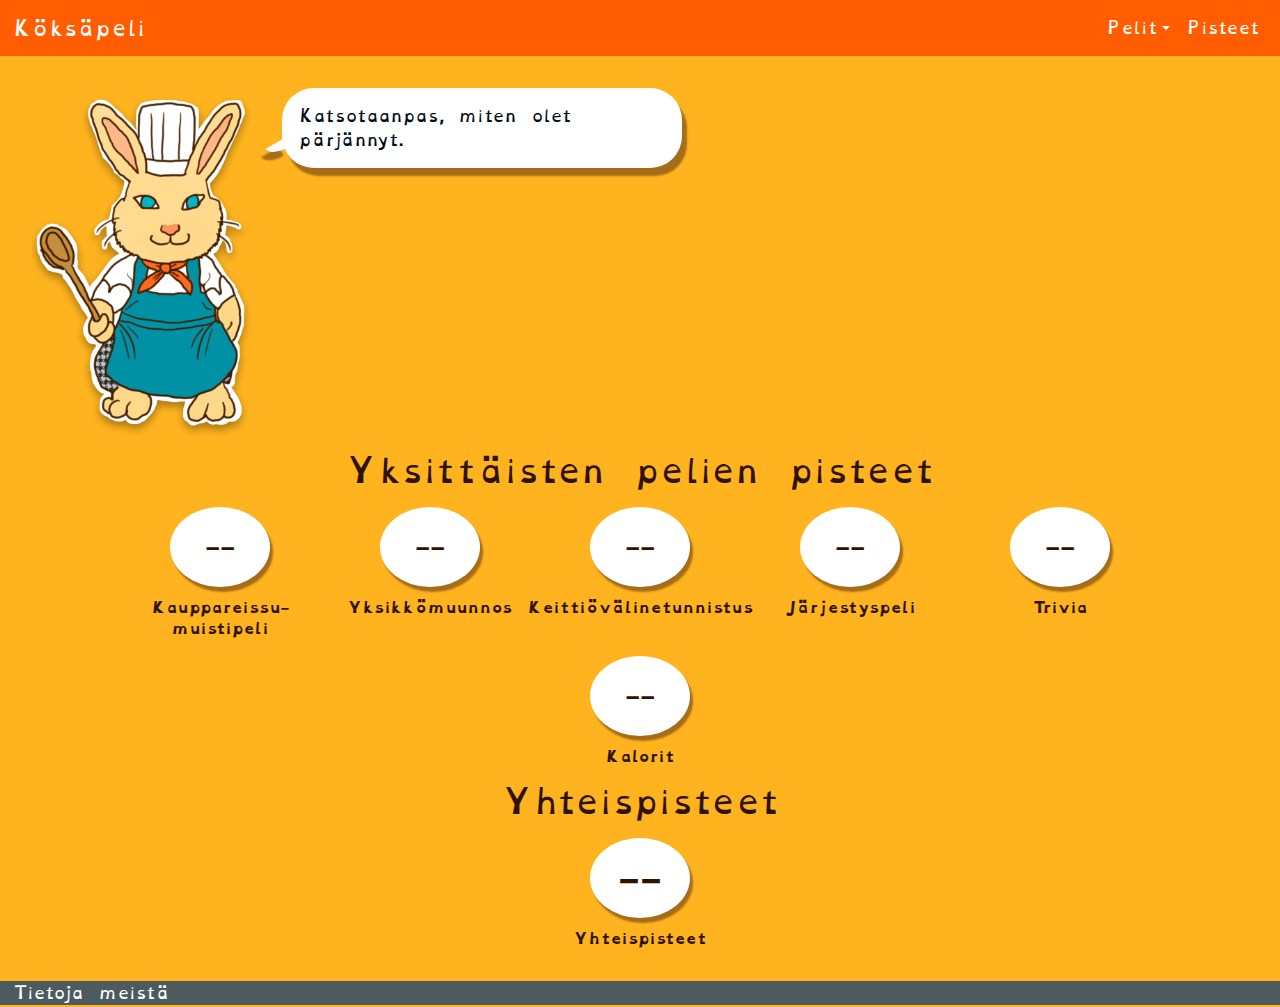
<file: pisteet.html>
<!DOCTYPE html>
<html lang="fi" class="h-100">
<head>
    <meta charset="UTF-8">
    <meta name="viewport" content="width=device-width, initial-scale=1.0">
    <link href="https://cdn.jsdelivr.net/npm/bootstrap@5.3.3/dist/css/bootstrap.min.css" rel="stylesheet" integrity="sha384-QWTKZyjpPEjISv5WaRU9OFeRpok6YctnYmDr5pNlyT2bRjXh0JMhjY6hW+ALEwIH" crossorigin="anonymous">
    <link rel="stylesheet" href="./css/yhteinen.css">
    <title>Köksäpeli</title>
</head>
<body class="d-flex flex-column h-100">
    
    <nav class="navbar navbar-expand-md" aria-lable="Navigation">
        <div class="container-fluid">
            <a class="navbar-brand" href="./index.html">Köksäpeli</a>
            <button class="navbar-toggler" type="button" data-bs-toggle="collapse" data-bs-target="#navbarContent" aria-controls="navbarContent" aria-expanded="false" aria-label="Toggle navigation">
                <span class="navbar-toggler-icon"></span>
            </button>
            <div class="collapse navbar-collapse" id="navbarContent">
                <ul class="navbar-nav ms-auto">
                    
                    <li class="nav-item dropdown">
                        <a class="nav-link dropdown-toggle" href="#" role="button" data-bs-toggle="dropdown" aria-expanded="false">
                        Pelit</a>
                        <ul class="dropdown-menu">
                            <li><a class="dropdown-item" href="./muistipeli.html">Muistipeli</a></li>
                            <li><a class="dropdown-item" href="./yksikkomuunnos.html">Yksikkömuunnos</a></li>
                            <li><a class="dropdown-item" href="./keittiovaline.html">Keittiöväline</a></li>
                            <li><a class="dropdown-item" href="./jarjestyspeli.html">Järjestyspeli</a></li>
                            <li><a class="dropdown-item" href="./trivia.html">Trivia</a></li>
                            <li><a class="dropdown-item" href="./kaloripeli.html">Kaloripeli</a></li>
                        </ul>
                    </li>
                    <li class="nav-item">
                        <a class="nav-link" href="./pisteet.html">Pisteet</a>
                        
                    </li>
                </ul>
            </div>
        </div>
    </nav>
    <main class="flex-shrink-0 p-3">
        <div class="d-flex flex-row p-3">
            <img src="./kuvat/kokkikani.png" alt="Kokki-Kani" class="kokkikani-logo">
            <div class="puhekupla-vasen h-50">
                Katsotaanpas, miten olet pärjännyt.
            </div>
        </div>
        
        <h2 class="text-center mb-3">Yksittäisten pelien pisteet</h2>
        <div class="d-flex flex-row flex-wrap justify-content-center">
            <div class="esittely"><output id="muistiPisteet" class="ympyra fs-3">--</output><p>Kauppareissu-muistipeli</p></div>
            <div class="esittely"><output id="yksikkoPisteet" class="ympyra fs-3">--</output><p>Yksikkömuunnos</p></div>
            <div class="esittely"><output id="valinePisteet" class="ympyra fs-3">--</output><p>Keittiövälinetunnistus</p></div>
            <div class="esittely"><output id="jarjestysPisteet" class="ympyra fs-3">--</output><p>Järjestyspeli</p></div>
            <div class="esittely"><output id="triviaPisteet" class="ympyra fs-3">--</output><p>Trivia</p></div>
            <div class="esittely"><output id="kaloriPisteet" class="ympyra fs-3">--</output><p>Kalorit</p></div>
        </div>
        <h2 class="text-center mb-3">Yhteispisteet</h2>
        <div class="d-flex flex-row justify-content-center">
            <div class="esittely"><output id="yhtPisteet" class="ympyra fs-1">--</output><p>Yhteispisteet</p></div>
        </div>
    </main>
    <footer class="footer mt-auto">
        <div class="container-fluid">
        <a href="./tietoja.html">
            Tietoja meistä
        </a>
    </div>
        </footer>
    </footer>

</body>
<script src="https://cdn.jsdelivr.net/npm/bootstrap@5.3.3/dist/js/bootstrap.bundle.min.js" integrity="sha384-YvpcrYf0tY3lHB60NNkmXc5s9fDVZLESaAA55NDzOxhy9GkcIdslK1eN7N6jIeHz" crossorigin="anonymous"></script>
<script src="./js/shared.js"></script>
<script src="./js/pisteet.js"></script>
</html>
</file>
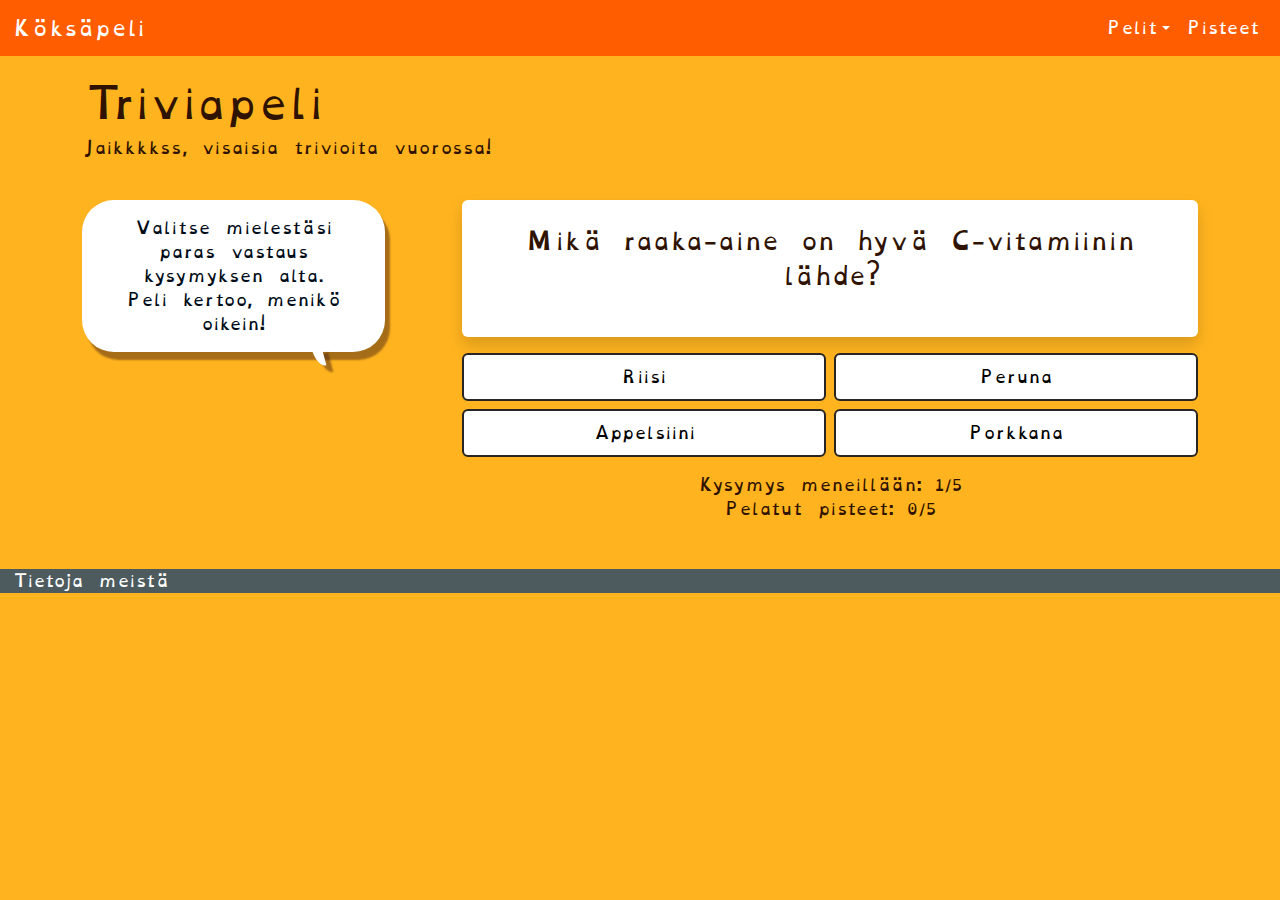
<file: trivia.html>
<!DOCTYPE html>
<html lang="en">
<head>
    <meta charset="UTF-8">
    <meta name="viewport" content="width=device-width, initial-scale=1.0">
    <title>Trivia</title>
    <link href="https://cdn.jsdelivr.net/npm/bootstrap@5.3.3/dist/css/bootstrap.min.css" rel="stylesheet" integrity="sha384-QWTKZyjpPEjISv5WaRU9OFeRpok6YctnYmDr5pNlyT2bRjXh0JMhjY6hW+ALEwIH" crossorigin="anonymous">
    <link rel="stylesheet" href="./css/yhteinen.css">
    <link rel="stylesheet" href="./css/trivia.css">
</head>

<body class="d-flex flex-column h-100">
     <!-- NAVBAR -->
    <nav class="navbar navbar-expand-md" aria-lable="Navigation">
        <div class="container-fluid">
            <a class="navbar-brand" href="./index.html">Köksäpeli</a>
            <button class="navbar-toggler" type="button" data-bs-toggle="collapse" data-bs-target="#navbarContent" aria-controls="navbarContent" aria-expanded="false" aria-label="Toggle navigation">
                <span class="navbar-toggler-icon"></span>
            </button>
            <div class="collapse navbar-collapse" id="navbarContent">
                <ul class="navbar-nav ms-auto">
                    
                    <li class="nav-item dropdown">
                        <a class="nav-link dropdown-toggle" href="#" role="button" data-bs-toggle="dropdown" aria-expanded="false">
                        Pelit</a>
                        <ul class="dropdown-menu">
                            <li><a class="dropdown-item" href="./muistipeli.html">Muistipeli</a></li>
                            <li><a class="dropdown-item" href="./yksikkomuunnos.html">Yksikkömuunnos</a></li>
                            <li><a class="dropdown-item" href="./keittiovaline.html">Keittiöväline</a></li>
                            <li><a class="dropdown-item" href="./jarjestyspeli.html">Järjestyspeli</a></li>
                            <li><a class="dropdown-item" href="./trivia.html">Trivia</a></li>
                            <li><a class="dropdown-item" href="./kaloripeli.html">Kaloripeli</a></li>
                        </ul>
                    </li>
                    <li class="nav-item">
                        <a class="nav-link" href="./pisteet.html">Pisteet</a>
                     
                    </li>
                </ul>
            </div>
        </div>
    </nav>

<!---- PELI ---->
    <main class="container my-4">
        <h1 class="justify-content-start">Triviapeli</h1> 
        <p class="justify-content-start">Jaikkkkss, visaisia trivioita vuorossa!</p><br>
    
        <div class="row">
            
            <div class="col-md-4 mb-3">
                <div class="puhekupla">Valitse mielestäsi paras vastaus kysymyksen alta. <br> Peli kertoo, menikö oikein!</div>
            </div>
            
            <div class="col-md-8">
                <div class="question-box bg-white p-4 rounded shadow mb-3">
                    <p class="question"></p>
                </div>

                <div class="options d-flex gap-2">
                    <button id="opt1" class="btn btn-light flex-grow-1"></button>
                    <button id="opt2" class="btn btn-light flex-grow-1"></button>
                    <button id="opt3" class="btn btn-light flex-grow-1"></button>
                    <button id="opt4" class="btn btn-light flex-grow-1"></button>
                </div>

                <div id="feedback" class="mt-3 text-center"></div> <!-- Lisätty feedback-elementti -->


                <div class="status mt-3 text-center">
                    <div>Kysymys meneillään: <span id="currentQuestion">1</span>/5</div>
                    <div>Pelatut pisteet: <span id="score"></span></div>
                </div>
                <!-- Pelaa uudelleen -painike -->
                <div class="text-center mt-4">
                    <button id="restartButton" class="btn btn-primary d-none">Pelaa uudelleen</button>
                </div>
            </div>

        </div>

    </main>
    
<!---- FOOTER ---->


    <footer class="footer mt-auto">
        <div class="container-fluid">
            <a href="./tietoja.html">
            Tietoja meistä
            </a>
        </div>
    </footer>

</body>  
<script src="https://cdn.jsdelivr.net/npm/bootstrap@5.3.3/dist/js/bootstrap.bundle.min.js" integrity="sha384-YvpcrYf0tY3lHB60NNkmXc5s9fDVZLESaAA55NDzOxhy9GkcIdslK1eN7N6jIeHz" crossorigin="anonymous"></script>
<script src="./js/shared.js"></script>
<script src="./js/trivia.js"></script>

</html>
</file>
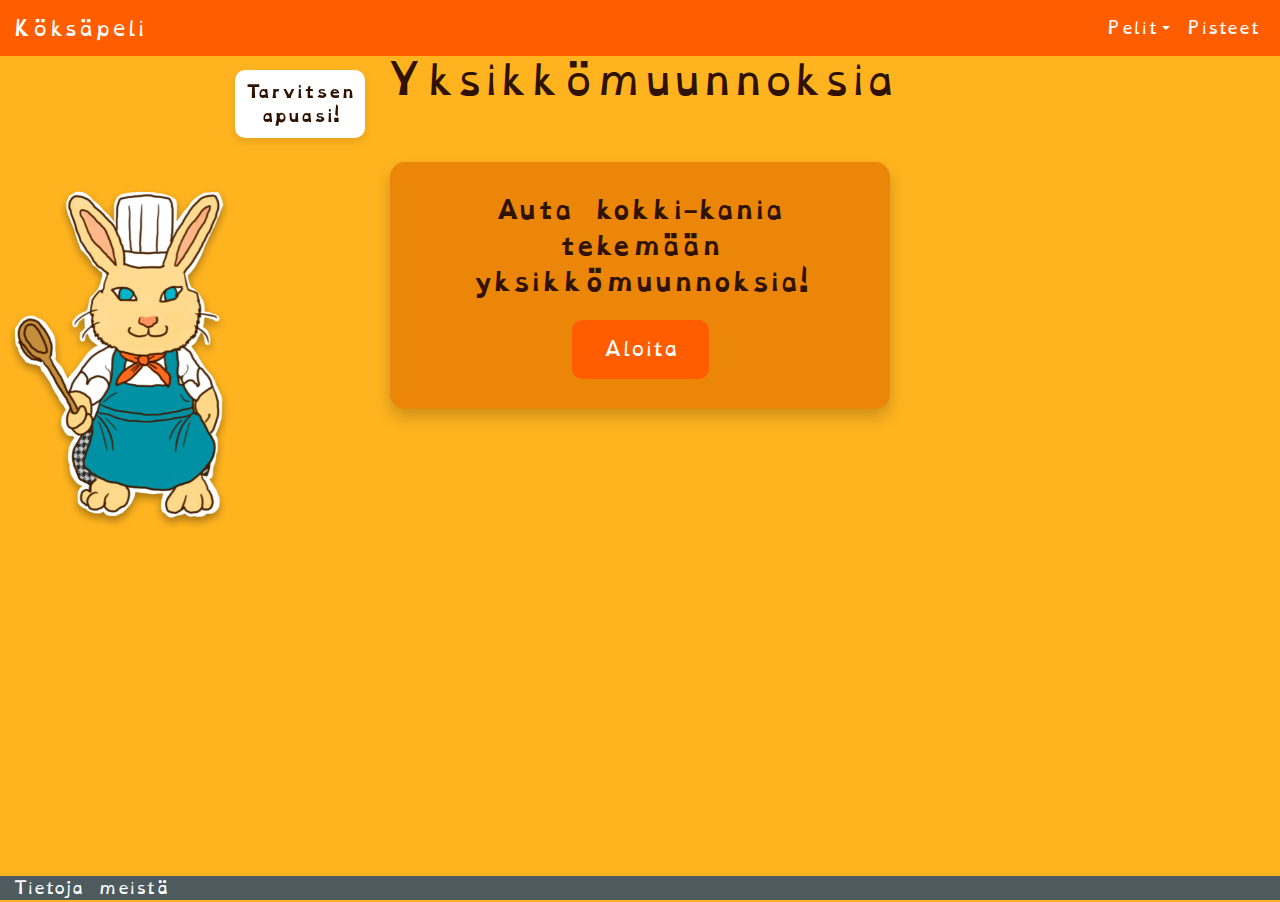
<file: yksikkomuunnos.html>
<!DOCTYPE html>
<html lang="fi" class="h-100">
<head>
    <meta charset="UTF-8">
    <meta name="viewport" content="width=device-width, initial-scale=1.0">
    <title>Yksikönmuunnospeli</title>
    <link href="https://cdn.jsdelivr.net/npm/bootstrap@5.3.3/dist/css/bootstrap.min.css" rel="stylesheet" integrity="sha384-QWTKZyjpPEjISv5WaRU9OFeRpok6YctnYmDr5pNlyT2bRjXh0JMhjY6hW+ALEwIH" crossorigin="anonymous">
    <link rel="stylesheet" href="./css/yhteinen.css">
    <link rel="stylesheet" href="./css/yksikko.css">
    
</head>
<body class="d-flex flex-column h-100">
    <nav class="navbar navbar-expand-md" aria-lable="Navigation">
        <div class="container-fluid">
            <a class="navbar-brand" href="./index.html">Köksäpeli</a>
            <button class="navbar-toggler" type="button" data-bs-toggle="collapse" data-bs-target="#navbarContent" aria-controls="navbarContent" aria-expanded="false" aria-label="Toggle navigation">
                <span class="navbar-toggler-icon"></span>
            </button>
            <div class="collapse navbar-collapse" id="navbarContent">
                <ul class="navbar-nav ms-auto">
                    
                    <li class="nav-item dropdown">
                        <a class="nav-link dropdown-toggle" href="#" role="button" data-bs-toggle="dropdown" aria-expanded="false">
                        Pelit</a>
                        <ul class="dropdown-menu">
                            <li><a class="dropdown-item" href="./muistipeli.html">Muistipeli</a></li>
                            <li><a class="dropdown-item" href="./yksikkomuunnos.html">Yksikkömuunnos</a></li>
                            <li><a class="dropdown-item" href="./keittiovaline.html">Keittiöväline</a></li>
                            <li><a class="dropdown-item" href="./jarjestyspeli.html">Järjestyspeli</a></li>
                            <li><a class="dropdown-item" href="./trivia.html">Trivia</a></li>
                            <li><a class="dropdown-item" href="./kaloripeli.html">Kaloripeli</a></li>
                        </ul>
                    </li>
                    <li class="nav-item">
                        <a class="nav-link" href="./pisteet.html">Pisteet</a>
                        
                    </li>
                </ul>
            </div>
        </div>
    </nav>

    <h1 class="text-center">Yksikkömuunnoksia</h1>

    <div id="peli-laatikko">
        <div class="kokkikani-laatikko">
            <img src="./kuvat/kokkikani.png" alt="Kokki-Kani">
            <div class="tekstikupla" id="tekstikupla">Tarvitsen apuasi!</div>
        </div>

        <div id="aloitus-ruutu"> <!--Pelin aloitus näkymä-->
                <p>Auta kokki-kania tekemään yksikkömuunnoksia!</p>
            <button onclick="aloitaPeli()">Aloita</button> <!--Painike joka aktivoi aloitaPeli funktion-->
        </div>

        <div id="kysymys-ruutu" style="display: none;"> <!--Pelin kysymys näkymä-->
            <p> Mikä on oikea vastaus?</p>
            <p id="kysymys-teksti"></p>
            <div id="valinta-laatikko"></div>
            <p id="palaute-laatikko"></p>
            <p id="ohjeet-laatikko"></p>
            <button onclick="seuraavaKysymys()" id="seuraava-painike" disabled>Seuraava</button> <!--Painike jolla aktivoidaan seuraavaKysymys funktio-->
        </div>

        <div id="tulos-ruutu"> <!--Pelin tulos näkymä-->
            <p id="tulos-teksti"></p>
            <button onclick="resetoiPeli()">Pelaa uudestaan</button> <!--Painike jolla aktivoidaan resetoiPeli funktio-->
        </div>
    </div>

    <footer class="footer mt-auto">
        <div class="container-fluid">
        <a href="./tietoja.html">Tietoja meistä</a>
        </div>
    </footer>

</body>
<script src="./js/yksikkomuunnos.js"></script>
<script src="./js/shared.js"></script>
<script src="https://cdn.jsdelivr.net/npm/bootstrap@5.3.3/dist/js/bootstrap.bundle.min.js" integrity="sha384-YvpcrYf0tY3lHB60NNkmXc5s9fDVZLESaAA55NDzOxhy9GkcIdslK1eN7N6jIeHz" crossorigin="anonymous"></script>
</html>
</file>
<file: css/yhteinen.css>
* {
    box-sizing: border-box;
    --bs-emphasis-color-rgb: 255, 250, 140;
}

@font-face {
    font-family: openDyslexic;
    src: url(../fontit/OpenDyslexic/OpenDyslexic-Regular.otf);
}

@font-face {
    font-family: openDyslexic;
    src: url(../fontit/OpenDyslexic/OpenDyslexic-Bold.otf);
    font-weight: bold;
}

@font-face {
    font-family: openDyslexic;
    src: url(../fontit/OpenDyslexic/OpenDyslexic-Italic.otf);
    font-style: italic;
}

body {
    background-color: #FFB41F;
    color: #301200;
    font-family: openDyslexic, sans-serif;
}

nav {
    background-color: #FF5D00;
    color: #fff;
}

.navbar-brand, .nav-link {
    color: #fff;
}

footer {
    background-color: #4d5b5e;
    color: #fff;
}

footer a {
    color: #fff;
    text-decoration: none;
}

.btn-primary {
    background-color: #5db4c7;
    color: #000c18;
}

.btn-secondary {
    background-color: #4490a3;
    color: #fff;
}

.puhekupla, .puhekupla-vasen {
    background-color: #fff;
    color: #000c18;
    border-radius: 2rem;
    padding: 1rem;
    position: relative;
    width: 400px;
    margin-bottom: 20px;
    box-shadow: 5px 8px 2px 0px rgba(78, 37, 17, 0.5);
}

.puhekupla::before {
    content: "";
    box-shadow: 5px 8px 2px 0px rgba(78, 37, 17, 0.5);
    display: block;
    clear: both;
    position: absolute;
    bottom: -15px;
    right: 20%;
    width: 10px;
    height: 20px;
    border-radius: 0 0 0 100%;
    background-color: #fff;
    transform: rotate(-15deg);
}

.puhekupla-vasen::before {
    content: "";
    box-shadow: 5px 8px 2px 0px rgba(78, 37, 17, 0.5);
    display: block;
    clear: both;
    position: absolute;
    bottom: 10px;
    left: -10px;
    width: 10px;
    height: 20px;
    border-radius: 0 0 100% 0;
    background-color: #fff;
    transform: rotate(60deg);
}

.ruutupaperi-bg {
    background-image: url("../kuvat/grid-paper-1806470_1280-pixabay.jpg");
    background-repeat: repeat;
}

.esittely {
    display: flex;
    flex-direction: column;
    align-items: center;
    width: 210px;
}

.ympyra {
    border-radius: 50%;
    background-color: #fff;
    padding: 10px;
    box-shadow: 3px 5px 2px 0px rgba(78, 37, 17, 0.5);
    min-width: 100px;
    min-height: 80px;
    text-align: center;
    display: flex;
    align-items: center;
    justify-content: center;
}

.esittely p {
    text-align: center;
    font-weight: bold;
    margin-top: 10px;
    font-size: 0.9rem;
}

.esittely img {
    width: 150px;
    height: 150px;
    /* Tässä on vaan testailtu confettia varten värejä*/
    /* color: rgb(0, 152, 212);
    color: rgb(21, 161, 89);
    color: rgba(255,215,0,1);
    color: rgba(255,192,203,1);
    color: rgb(5, 109, 194);
    color: rgb(65, 193, 222);
    color: rgb(255, 159, 175);
    color: rgb(79, 222, 186);
    color: rgb(2, 86, 155);
    color: rgb(255, 161, 45);
    color: rgb(238, 97, 10);
    color: rgb(232, 68, 22); */
}

.kokkikani-logo {
    width: 250px;
}

.blocklink {
    border-radius: 2rem;
    padding-top: 1rem;
    color: #012774;
    text-decoration: none;
}

.blocklink:hover {
    background-color: #ffc45f;
}

.blocklink:hover img {
    box-shadow: #fefff0 0px 0px 36px, #797f22 0px 0px 12px;
}

.dropdown-menu[data-bs-popper] {
    left: -30px;/* This is here so that the dropdown menu doesn't go over the edge with long words.*/
}
</file>
<file: css/jarjestyspeli.css>
.ohjeruutu {
    width:500px;
    height:fit-content;
}

.peliruutu{
    background-color: white;
    font-style: italic;
    width: 500px;
    height: fit-content;
    min-height: 250px;
    padding: 10px;
    margin-bottom: 10px;
    margin-right: 10px;
}

.pelin_hallinta {
    display:flex;
    flex-direction: row;
}

.jarjestysKani {
    width: 120px;
    height: auto;
}

@media only screen and (max-width: 992px) {
    .pelin_hallinta {
        flex-direction: column;
    }
    
    .ohjeruutu {
        width:fit-content;
    }
    
    .peliruutu{
        width: fit-content;
        height: fit-content;
    }
}
</file>
<file: css/kaloripeli.css>
#food-image {
    width: 100%;
    height: auto;
    max-width: 300px;
    margin-top: 20px;
    object-fit: cover;
    background-color: black;  /* Taustan väri mustaksi */
    border-radius: 8px;
}
</file>
<file: css/keittiovaline.css>
body {
    background-color: #e9a452;
}

.container-fluid {
    width: 35%;
    padding-left: 0;
    padding-right: 0;
}

.container {
    width: 35%;
}

.header-container {
    font-size: 1.5rem;
    text-align: center;
    margin: 3rem;
}

.visa-header {
    font-size: 3.5rem;
    font-weight: 600;
    color: rgb(255, 255, 255);
    text-shadow: 2px 2px #b6711f;
    align-self: center;
    padding-bottom: 2.5rem;
    padding-top: 1rem;
}

.header-container p {
    padding-bottom: 3rem;
    font-size: 1.5rem;
}

.visa-grid {
    text-align: center;
    display: grid;
    column-gap: 3rem;
    row-gap: 2.5rem;
    padding-top: 3rem;
    background-color: #e38d27;
    border-radius: 30px;
    border: 6px solid #e6983d;
}

.visa-content {
    display: flex;
    justify-content: center;
}

.visa-question {
    padding: 3rem 4rem;
    border-radius: 5px;
    background-color: #c8e9a0af;
    max-height: 26rem;
    box-shadow: inset 0 0 0 rgba(0, 0, 0, 0.092), 0 4px 6px rgba(0, 0, 0, 0.348);
}

strong {
    font-size: 1.5rem;
}

.question-title {
    font-size: 1.5rem;
    font-weight: 600;
    padding-bottom: 3rem;
}

.question-img-container {
    justify-content: center;
    display: inline-block;
    max-width: 22rem;
}

img {
    display: block;
    margin-left: auto;
    margin-right: auto;
    max-width: 18rem;
    max-height: 12rem;
}

.visa-answer-options {
    font-size: 1rem;
}

.visa-answer-options input[type="radio"]:checked+label {
    background-color: #b6e6ac;
    text-decoration: underline;
}

.button-grid {
    padding: 2rem 2rem 0 2rem;
    line-height: 1.2rem;
    max-width: 30rem;
    margin: 0 auto;
}

.radio-selection {
    padding: 1.2rem;
    display: flex;
    justify-content: center;
}

input {
    display: none;
}

label,
.check-btn {
    display: inline-block;
    padding: 2rem;
    width: 12rem;
    background-color: white;
    border-radius: 1.5rem;
    cursor: pointer;
    box-shadow: inset 0 0 0px rgba(0, 0, 0, 0.275), 0 4px 6px rgba(0, 0, 0, 0.348);
    border: none;
    font-weight: bold;
}

.check-btn {
    border: 5px solid #e9a452;
    padding: 1rem 0.5rem; 
    max-width: 100%; 
    font-size: 1rem; 
    font-family: inherit;
    text-align: center; 
    word-wrap: break-word; 
    overflow: hidden; 
    white-space: normal; 
}


label:hover,
label:active {
    background-color: #caffbf;
    transition: all 0.2s;
}

.id-answer {
    font-size: 1.5rem;
    font-weight: 600;
    padding: 2rem 0;
}

.check-btn:hover,
.check-btn:active {
    background-color: #e9a452;
    transition: all 0.2s;
    border: 5px solid #e9a452;
}

/* laptop*/

@media screen and (max-width: 1024px) {
    .container {
        width: 500px;
    }
}

/*tablet*/

@media screen and (max-width: 768px) {
    .container {
        width: 450px;
    }
    label {
        padding: 2.5rem;
        width: 15rem;
    }
    .check-btn {
        padding: 2.5rem;
        width: 15rem;
    }
    .visa-answer-options {
        font-size: 1.2rem;
    }
}


.kokkikani-laatikko {
    position: fixed;
    left: 10px;
    top: 20%;
    display: flex;
    flex-direction: column;
    align-items: center;
}
.kokkikani-laatikko img {
    width: 250px;
    height: auto;
}
.tekstikupla {
    position: absolute;
    top: -120px;
    left: 90%;
    background-color: #fff;
    color: #301200;
    border-radius: 10px;
    padding: 10px;
    box-shadow: 0 4px 8px rgba(0, 0, 0, 0.1);
    margin-top: 10px;
    max-width: 200px;
    text-align: center;
    font-weight: bold;

}
/* mobile L */

@media screen and (max-width: 425px) {
    html {
        font-size: 40%;
    }
    .question-title {
        padding-bottom: 2rem;
    }
    .question-img-container img {
        padding: 1rem;
        max-width: 15rem;
        max-height: 10rem;
    }
    .visa-header {
        font-weight: 600;
        font-size: 3rem;
    }
    .visa-question {
        width: 20rem;
        height: 20rem;
        padding: 1.5rem;
    }
    .container {
        width: 250px;
    }
    .visa-grid {
        padding-left: 1rem;
        padding-right: 1rem;
    }
    .button-grid {
        padding-top: 1rem;
    }
    .visa-answer-options {
        font-size: 1rem;
    }
    label {
        padding: 1.5rem;
        width: 10rem;
    }
}

/* mobile M*/

@media screen and (max-width: 375px) {
    html {
        font-size: 35%;
    }
    .question-title {
        padding-bottom: 1.5rem;
    }
    .question-img-container img {
        padding: 0.8rem;
        max-width: 12rem;
        max-height: 9rem;
    }
    .visa-header {
        font-weight: 600;
        font-size: 2.8rem;
    }
    .visa-question {
        width: 16rem;
        height: 16rem;
        padding: 1.2rem;
    }
    .container {
        width: 230px;
    }
    .visa-grid {
        padding-left: 0.8rem;
        padding-right: 0.8rem;
    }
    .button-grid {
        padding-top: 0.8rem;
    }
    .visa-answer-options {
        font-size: 1rem;
    }
    label {
        padding: 1.2rem;
        width: 8rem;
    }
}

/* mobile S */

@media screen and (max-width: 320px) {
    html {
        font-size: 30%;
    }
    .question-title {
        padding-bottom: 1.2rem;
    }
    .question-img-container img {
        padding: 0.8rem;
        max-width: 11rem;
        max-height: 7rem;
    }
    .visa-header {
        font-weight: 600;
        font-size: 2.5rem;
    }
    .visa-question {
        width: 14rem;
        height: 14rem;
        padding: 1rem;
    }
    .container {
        width: 200px;
    }
    .visa-grid {
        padding-left: 0.8rem;
        padding-right: 0.8rem;
    }
    .button-grid {
        padding-top: 0.8rem;
    }
    .visa-answer-options {
        font-size: 0.9rem;
        padding-right: 0.6rem;
    }
    label {
        padding: 1rem 0.8rem;
        width: 7rem;
    }
    .check-btn {
        padding: 1rem 0.8rem;
        max-width: 9rem;
        max-height: 9rem;
        font-size: 1.2rem;
    }
}
</file>
<file: css/muistipeli.css>
.pelikortti {
    background-color: aliceblue;
    color: black;
    width: 150px;
    height: 150px;
    margin: 5px;
    border-radius: 10px;
    display: flex;
    flex-direction: column;
    align-items: center;
    justify-content: center;
    font-size: 1.15rem;
    text-align: center;
    position: relative;
    line-height: 1.2rem;
}

.pelikortti img {
    width: 100px;
    height: 100px;
    z-index: 1;
}

.pelikortti .nappula-container {
    position: absolute;
    top: 40px;
    left: 0;
    width: 100%;
    height: 100%;
    display: flex;
    flex-direction: row;
    align-items: center;
    justify-content: center;
    z-index: 2;
}

.nappula-container button {
    margin: 0 7px;
}

.fokusoitu {
    background-color: #fff79c;
    color: #301200;
    border: 2px solid #FF5D00;
}

.on-listalla {
    background-color: #a7fff5;
    color: #301200;
    border: 2px solid #1adfb7;
}

.ei-listalla {
    background-color: #e66440;
    color: #f1ebe7;
    border: 2px solid #c9320c;
}
</file>
<file: css/trivia.css>
.question {
    font-size: 1.2em;
    margin-bottom: 20px;
}

.question-box {
    font-size: 1.2em;
    text-align: center;
}

.options button {
    font-size: 1em;
    padding: 10px;
    border: 2px solid #ddd;
    transition: background-color 0.3s ease;
}

.options button:hover {
    background-color: #4490a3;
}

.status {
    margin-top: 20px;
    font-size: 1em;
}

.puhekupla {
    width: 85%;
    text-align: center;
}

.options {
    display: flex;
    flex-wrap: wrap;
    justify-content: center;
    gap: 10px;
}

.options button {
    flex: 1 1 calc(50% - 10px); /* Skaalautuu puolikkaaksi rivillä */
    max-width: 100%; /* Estää liian suuren koon */
    padding: 10px;
    font-size: 1em;
    cursor: pointer;
    background-color: white;
    border: 2px solid rgb(42, 37, 37);
    text-align: center;
}
</file>
<file: css/yksikko.css>
#aloitus-ruutu {
    display: block;
    background-color: #ec8609;
    padding: 30px;
    border-radius: 15px;
    box-shadow: 0 8px 16px rgba(0, 0, 0, 0.2);
    text-align: center;
    max-width: 500px;
    margin: 50px auto;
}

#aloitus-ruutu p {
    font-size: 1.5rem;
    margin-bottom: 20px;
    font-weight: bold;
    color: #301200;
}

#aloitus-ruutu button {
    background-color: #ff5d00;
    color: #fff;
    border: none;
    padding: 15px 30px;
    font-size: 1.2rem;
    cursor: pointer;
    transition: background-color 0.3s ease, transform 0.2s ease;
    border-radius: 10px;
}

#aloitus-ruutu button:hover {
    background-color: #ff781f;
    transform: scale(1.05);
}

#aloitus-ruutu button:active {
    background-color: #e65100;
    transform: scale(0.98);
}

#kysymys-ruutu {
    display: none;
    background-color: #ec8609;
    padding: 40px;
    border-radius: 15px;
    box-shadow: 0 8px 16px rgba(0, 0, 0, 0.2);
    text-align: center;
    max-width: 600px;
    margin: 50px auto;
}

#kysymys-ruutu p {
    font-size: 1.3rem;
    margin-bottom: 25px;
    font-weight: bold;
    color: #301200;
}

#valinta-laatikko {
    display: flex;
    flex-direction: column;
    gap: 15px;
    margin-bottom: 30px;
}

.valinta-painike {
    background-color: #c8e9a0af;
    color: #fff;
    border: none;
    padding: 15px;
    font-size: 1.1rem;
    cursor: pointer;
    transition: background-color 0.3s ease, transform 0.2s ease;
    border-radius: 10px;
}

.valinta-painike:hover {
    background-color: #4490a3;
    transform: scale(1.05);
}

.valinta-painike:active {
    background-color: #366d7f;
    transform: scale(0.98);
}

#seuraava-painike {
    background-color: #ff5d00;
    color: #fff;
    border: none;
    padding: 15px 30px;
    font-size: 1.2rem;
    cursor: pointer;
    transition: background-color 0.3s ease, transform 0.2s ease;
    border-radius: 10px;
}

#seuraava-painike:hover {
    background-color: #ff781f;
    transform: scale(1.05);
}

#seuraava-painike:active {
    background-color: #e65100;
    transform: scale(0.98);
}

#tulos-ruutu {
    display: none;
    background-color: #ec8609;
    padding: 40px;
    border-radius: 15px;
    box-shadow: 0 8px 16px rgba(0, 0, 0, 0.2);
    text-align: center;
    max-width: 600px;
    margin: 50px auto;
}

#tulos-ruutu p {
    font-size: 1.5rem;
    margin-bottom: 25px;
    font-weight: bold;
    color: #301200;
}

#tulos-ruutu button {
    background-color: #ff5d00;
    color: #fff;
    border: none;
    padding: 15px 30px;
    font-size: 1.2rem;
    cursor: pointer;
    transition: background-color 0.3s ease, transform 0.2s ease;
    border-radius: 10px;
}

#tulos-ruutu button:hover {
    background-color: #ff781f;
    transform: scale(1.05);
}

#tulos-ruutu button:active {
    background-color: #e65100;
    transform: scale(0.98);
}

.kokkikani-laatikko {
    position: fixed;
    left: 10px;
    top: 20%;
    display: flex;
    flex-direction: column;
    align-items: center;
}

.kokkikani-laatikko img {
    width: 250px;
    height: auto;
}

.tekstikupla {
    position: absolute;
    top: -120px;
    left: 90%;
    background-color: #fff;
    color: #301200;
    border-radius: 10px;
    padding: 10px;
    box-shadow: 0 4px 8px rgba(0, 0, 0, 0.1);
    margin-top: 10px;
    max-width: 200px;
    text-align: center;
    font-weight: bold;
}
</file>
